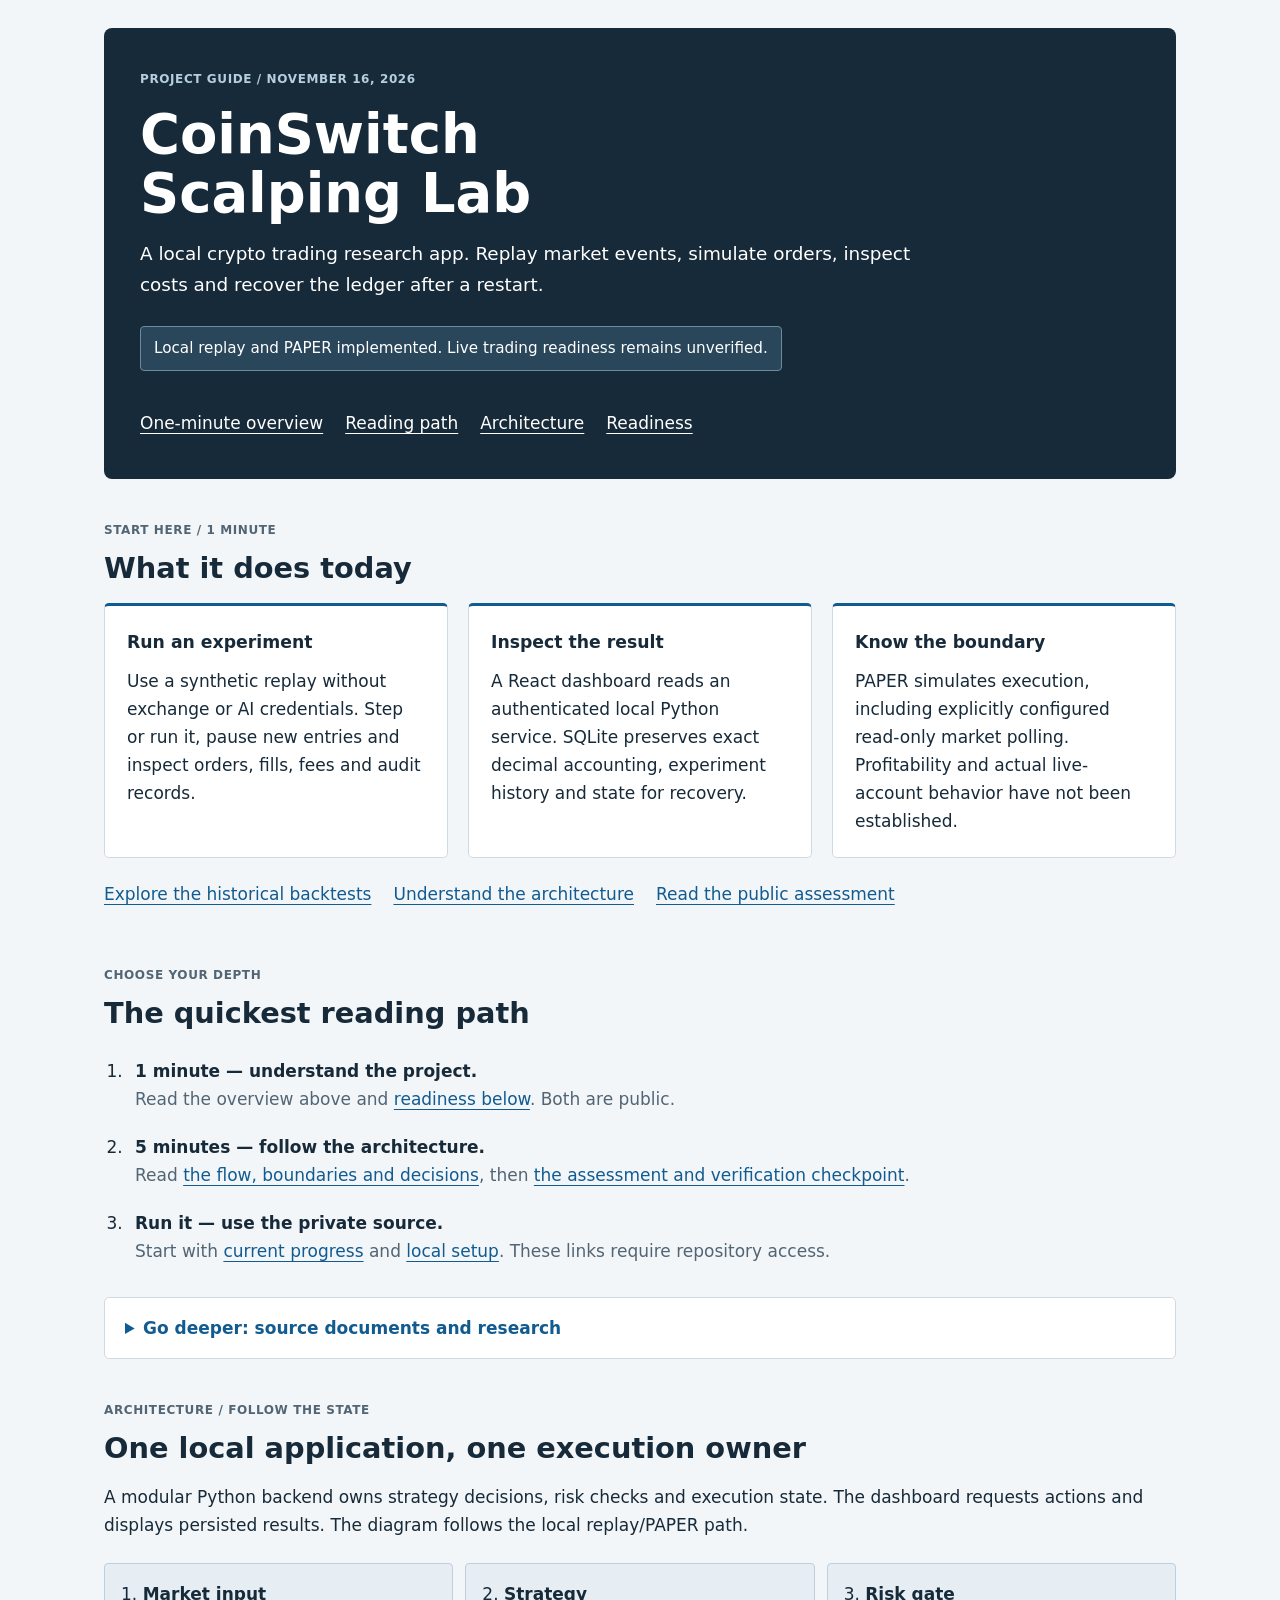
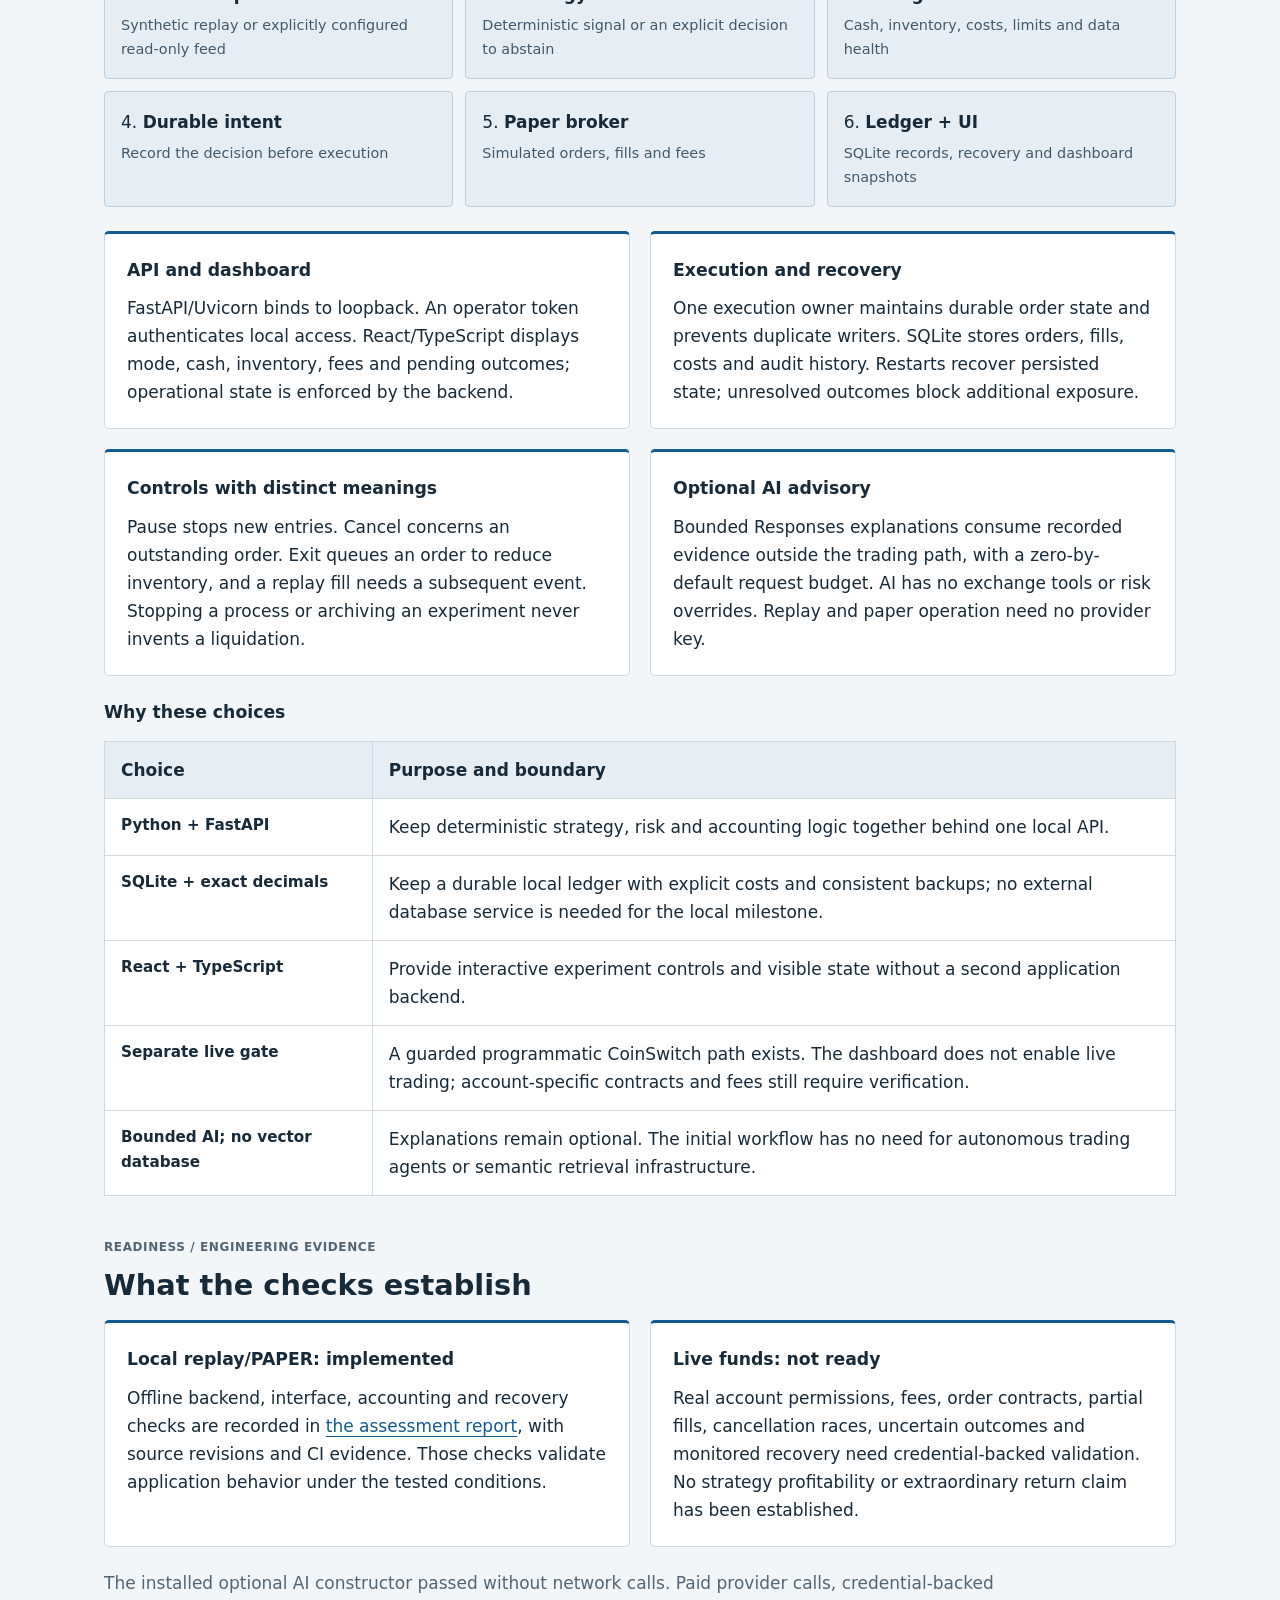
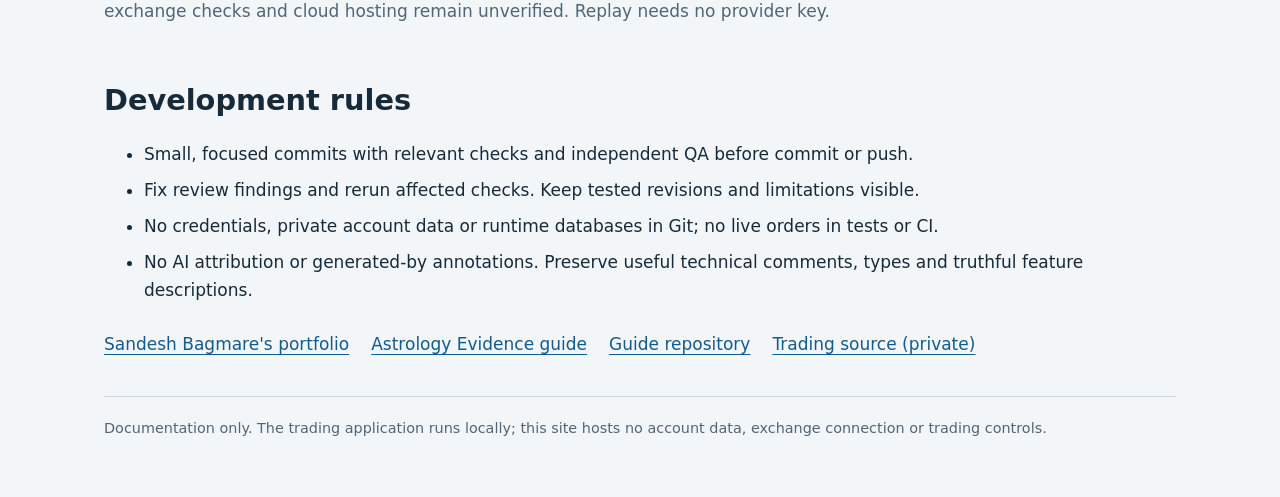
<file: index.html>
<!doctype html>
<html lang="en">
<head>
  <meta charset="utf-8">
  <meta name="viewport" content="width=device-width,initial-scale=1">
  <meta name="description" content="A quick reading guide and architecture overview for CoinSwitch Scalping Lab, a local replay and paper trading research application.">
  <title>CoinSwitch Scalping Lab | Project Guide</title>
  <link rel="icon" href="data:,">
  <link rel="stylesheet" href="style.css">
</head>
<body>
<a class="skip" href="#overview">Skip to project overview</a>
<main>
  <header>
    <p class="eyebrow">PROJECT GUIDE / NOVEMBER 16, 2026</p>
    <h1>CoinSwitch<br>Scalping Lab</h1>
    <p class="intro">A local crypto trading research app. Replay market events, simulate orders, inspect costs and recover the ledger after a restart.</p>
    <p class="badge">Local replay and PAPER implemented. Live trading readiness remains unverified.</p>
    <nav aria-label="Sections"><a href="#overview">One-minute overview</a><a href="#reading">Reading path</a><a href="#design">Architecture</a><a href="#assessment">Readiness</a></nav>
  </header>

  <section id="overview">
    <p class="eyebrow">START HERE / 1 MINUTE</p>
    <h2>What it does today</h2>
    <div class="grid">
      <article><h3>Run an experiment</h3><p>Use a synthetic replay without exchange or AI credentials. Step or run it, pause new entries and inspect orders, fills, fees and audit records.</p></article>
      <article><h3>Inspect the result</h3><p>A React dashboard reads an authenticated local Python service. SQLite preserves exact decimal accounting, experiment history and state for recovery.</p></article>
      <article><h3>Know the boundary</h3><p>PAPER simulates execution, including explicitly configured read-only market polling. Profitability and actual live-account behavior have not been established.</p></article>
    </div>
    <p class="links"><a href="backtests.html">Explore the historical backtests</a><a href="#design">Understand the architecture</a><a href="REPORT.md">Read the public assessment</a></p>
  </section>

  <section id="reading">
    <p class="eyebrow">CHOOSE YOUR DEPTH</p>
    <h2>The quickest reading path</h2>
    <ol class="reading">
      <li><strong>1 minute &mdash; understand the project.</strong><span>Read the overview above and <a href="#assessment">readiness below</a>. Both are public.</span></li>
      <li><strong>5 minutes &mdash; follow the architecture.</strong><span>Read <a href="#design">the flow, boundaries and decisions</a>, then <a href="REPORT.md">the assessment and verification checkpoint</a>.</span></li>
      <li><strong>Run it &mdash; use the private source.</strong><span>Start with <a href="https://github.com/sandeshbagmare/coinswitch-scalping-lab/blob/feat/local-trading-platform/context/12-progress.md">current progress</a> and <a href="https://github.com/sandeshbagmare/coinswitch-scalping-lab/blob/feat/local-trading-platform/docs/LOCAL-SETUP.md">local setup</a>. These links require repository access.</span></li>
    </ol>
    <details>
      <summary>Go deeper: source documents and research</summary>
      <p>Application links point to <code>feat/local-trading-platform</code>, the implementation branch; it has not merged into <code>main</code>. The full source and research repository remains private.</p>
      <ul>
        <li><a href="https://github.com/sandeshbagmare/coinswitch-scalping-lab/blob/feat/local-trading-platform/context/01-product.md">Product scope</a> &mdash; goals and first milestone.</li>
        <li><a href="https://github.com/sandeshbagmare/coinswitch-scalping-lab/blob/feat/local-trading-platform/context/02-architecture.md">Architecture decision record</a> &mdash; design intent and future boundaries; consult current progress for what is built.</li>
        <li><a href="https://github.com/sandeshbagmare/coinswitch-scalping-lab/blob/feat/local-trading-platform/context/04-risk-policy.md">Risk policy</a> &mdash; sizing, exposure and loss limits.</li>
        <li><a href="https://github.com/sandeshbagmare/coinswitch-scalping-lab/blob/feat/local-trading-platform/docs/plans/01-local-first-roadmap.md">Local-first roadmap</a> &mdash; staged delivery and validation.</li>
        <li><a href="https://github.com/sandeshbagmare/coinswitch-scalping-lab/blob/main/research/README.md">Research atlas</a> &mdash; specialist evidence for specific questions.</li>
      </ul>
    </details>
  </section>

  <section id="design">
    <p class="eyebrow">ARCHITECTURE / FOLLOW THE STATE</p>
    <h2>One local application, one execution owner</h2>
    <p>A modular Python backend owns strategy decisions, risk checks and execution state. The dashboard requests actions and displays persisted results. The diagram follows the local replay/PAPER path.</p>
    <ol class="pipeline" aria-label="Replay and paper execution flow">
      <li><strong>Market input</strong><span>Synthetic replay or explicitly configured read-only feed</span></li>
      <li><strong>Strategy</strong><span>Deterministic signal or an explicit decision to abstain</span></li>
      <li><strong>Risk gate</strong><span>Cash, inventory, costs, limits and data health</span></li>
      <li><strong>Durable intent</strong><span>Record the decision before execution</span></li>
      <li><strong>Paper broker</strong><span>Simulated orders, fills and fees</span></li>
      <li><strong>Ledger + UI</strong><span>SQLite records, recovery and dashboard snapshots</span></li>
    </ol>
    <div class="grid two">
      <article><h3>API and dashboard</h3><p>FastAPI/Uvicorn binds to loopback. An operator token authenticates local access. React/TypeScript displays mode, cash, inventory, fees and pending outcomes; operational state is enforced by the backend.</p></article>
      <article><h3>Execution and recovery</h3><p>One execution owner maintains durable order state and prevents duplicate writers. SQLite stores orders, fills, costs and audit history. Restarts recover persisted state; unresolved outcomes block additional exposure.</p></article>
      <article><h3>Controls with distinct meanings</h3><p>Pause stops new entries. Cancel concerns an outstanding order. Exit queues an order to reduce inventory, and a replay fill needs a subsequent event. Stopping a process or archiving an experiment never invents a liquidation.</p></article>
      <article><h3>Optional AI advisory</h3><p>Bounded Responses explanations consume recorded evidence outside the trading path, with a zero-by-default request budget. AI has no exchange tools or risk overrides. Replay and paper operation need no provider key.</p></article>
    </div>
    <h3>Why these choices</h3>
    <div class="table-wrap" role="region" aria-label="Architecture decisions" tabindex="0">
      <table>
        <thead><tr><th scope="col">Choice</th><th scope="col">Purpose and boundary</th></tr></thead>
        <tbody>
          <tr><th scope="row">Python + FastAPI</th><td>Keep deterministic strategy, risk and accounting logic together behind one local API.</td></tr>
          <tr><th scope="row">SQLite + exact decimals</th><td>Keep a durable local ledger with explicit costs and consistent backups; no external database service is needed for the local milestone.</td></tr>
          <tr><th scope="row">React + TypeScript</th><td>Provide interactive experiment controls and visible state without a second application backend.</td></tr>
          <tr><th scope="row">Separate live gate</th><td>A guarded programmatic CoinSwitch path exists. The dashboard does not enable live trading; account-specific contracts and fees still require verification.</td></tr>
          <tr><th scope="row">Bounded AI; no vector database</th><td>Explanations remain optional. The initial workflow has no need for autonomous trading agents or semantic retrieval infrastructure.</td></tr>
        </tbody>
      </table>
    </div>
  </section>

  <section id="assessment">
    <p class="eyebrow">READINESS / ENGINEERING EVIDENCE</p>
    <h2>What the checks establish</h2>
    <div class="grid two">
      <article><h3>Local replay/PAPER: implemented</h3><p>Offline backend, interface, accounting and recovery checks are recorded in <a href="REPORT.md">the assessment report</a>, with source revisions and CI evidence. Those checks validate application behavior under the tested conditions.</p></article>
      <article><h3>Live funds: not ready</h3><p>Real account permissions, fees, order contracts, partial fills, cancellation races, uncertain outcomes and monitored recovery need credential-backed validation. No strategy profitability or extraordinary return claim has been established.</p></article>
    </div>
    <p class="note">The installed optional AI constructor passed without network calls. Paid provider calls, credential-backed exchange checks and cloud hosting remain unverified. Replay needs no provider key.</p>
  </section>

  <section id="workflow">
    <h2>Development rules</h2>
    <ul><li>Small, focused commits with relevant checks and independent QA before commit or push.</li><li>Fix review findings and rerun affected checks. Keep tested revisions and limitations visible.</li><li>No credentials, private account data or runtime databases in Git; no live orders in tests or CI.</li><li>No AI attribution or generated-by annotations. Preserve useful technical comments, types and truthful feature descriptions.</li></ul>
    <p class="links"><a href="https://sandeshbagmare.github.io/portfolio-engineering/">Sandesh Bagmare's portfolio</a><a href="https://sandeshbagmare.github.io/astrology-evidence/">Astrology Evidence guide</a><a href="https://github.com/sandeshbagmare/coinswitch-scalping-guide">Guide repository</a><a href="https://github.com/sandeshbagmare/coinswitch-scalping-lab/tree/feat/local-trading-platform">Trading source (private)</a></p>
  </section>
  <footer>Documentation only. The trading application runs locally; this site hosts no account data, exchange connection or trading controls.</footer>
</main>
</body>
</html>
</file>
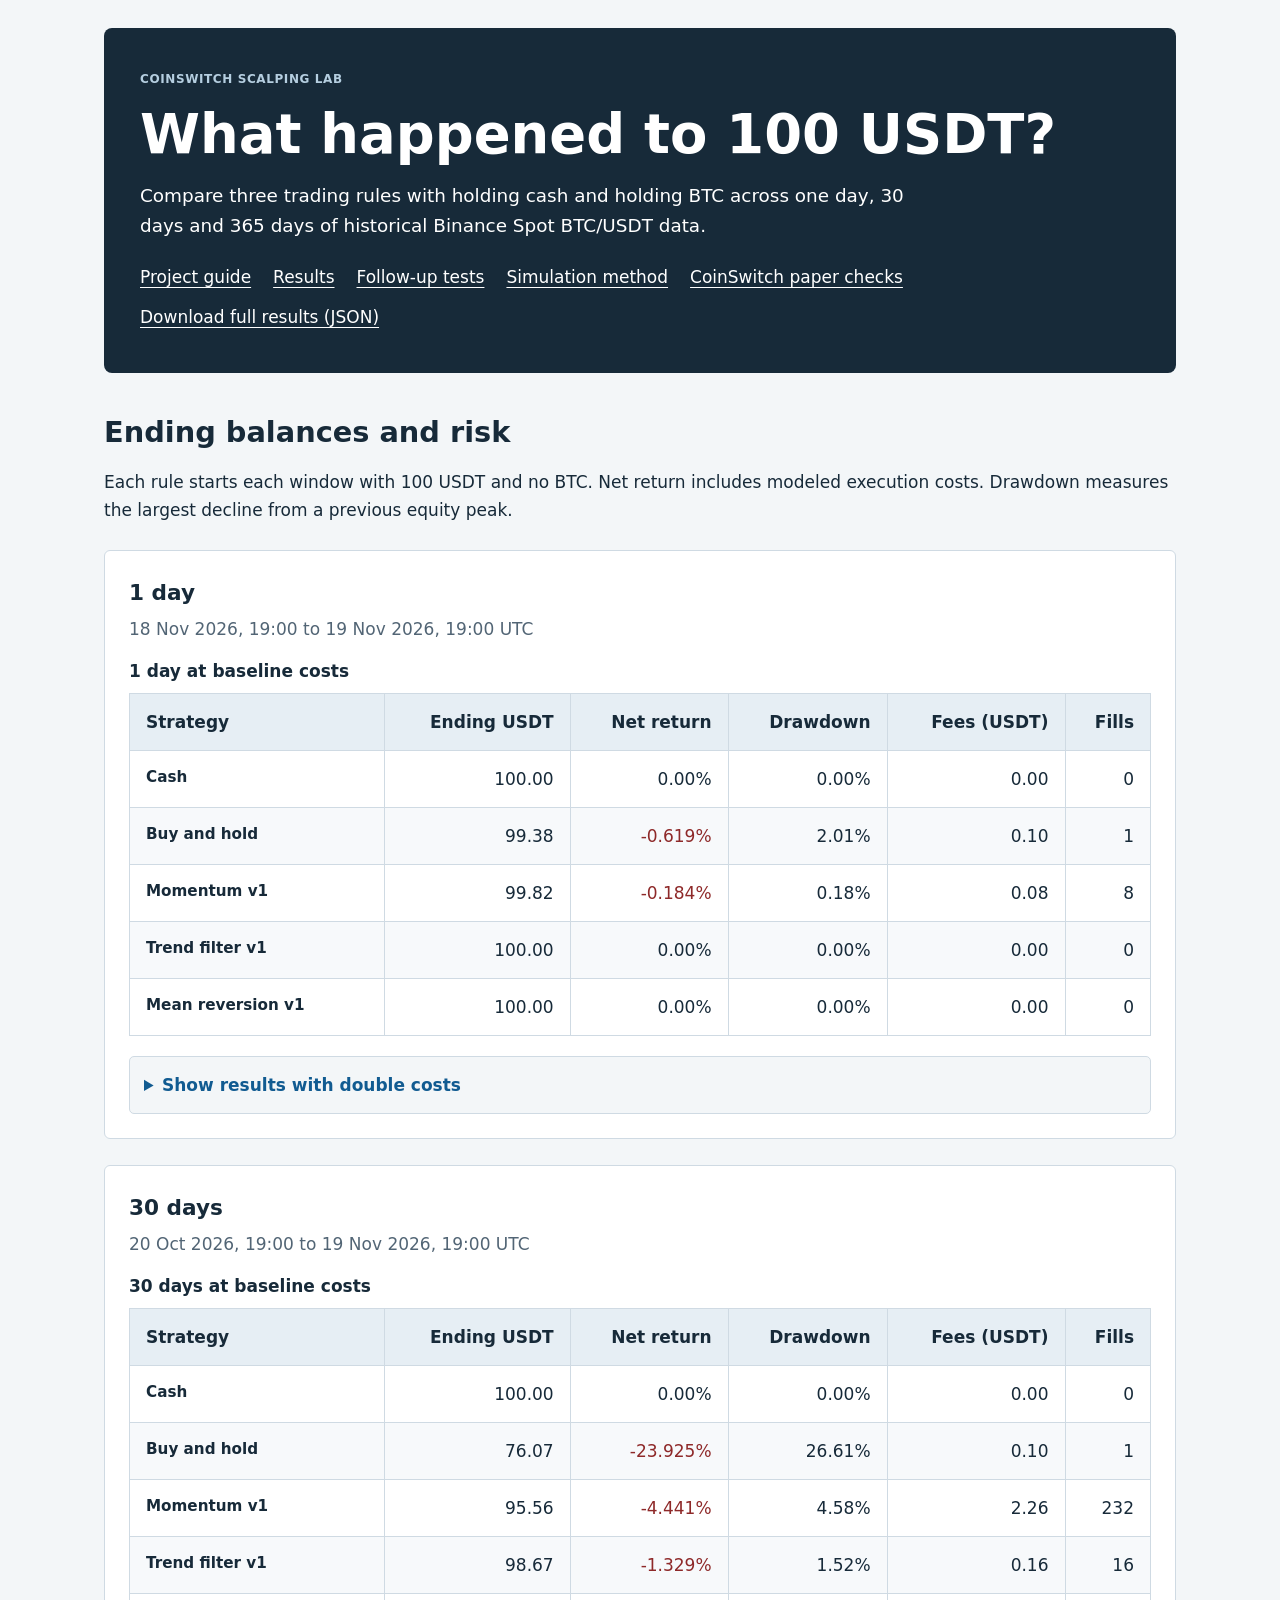
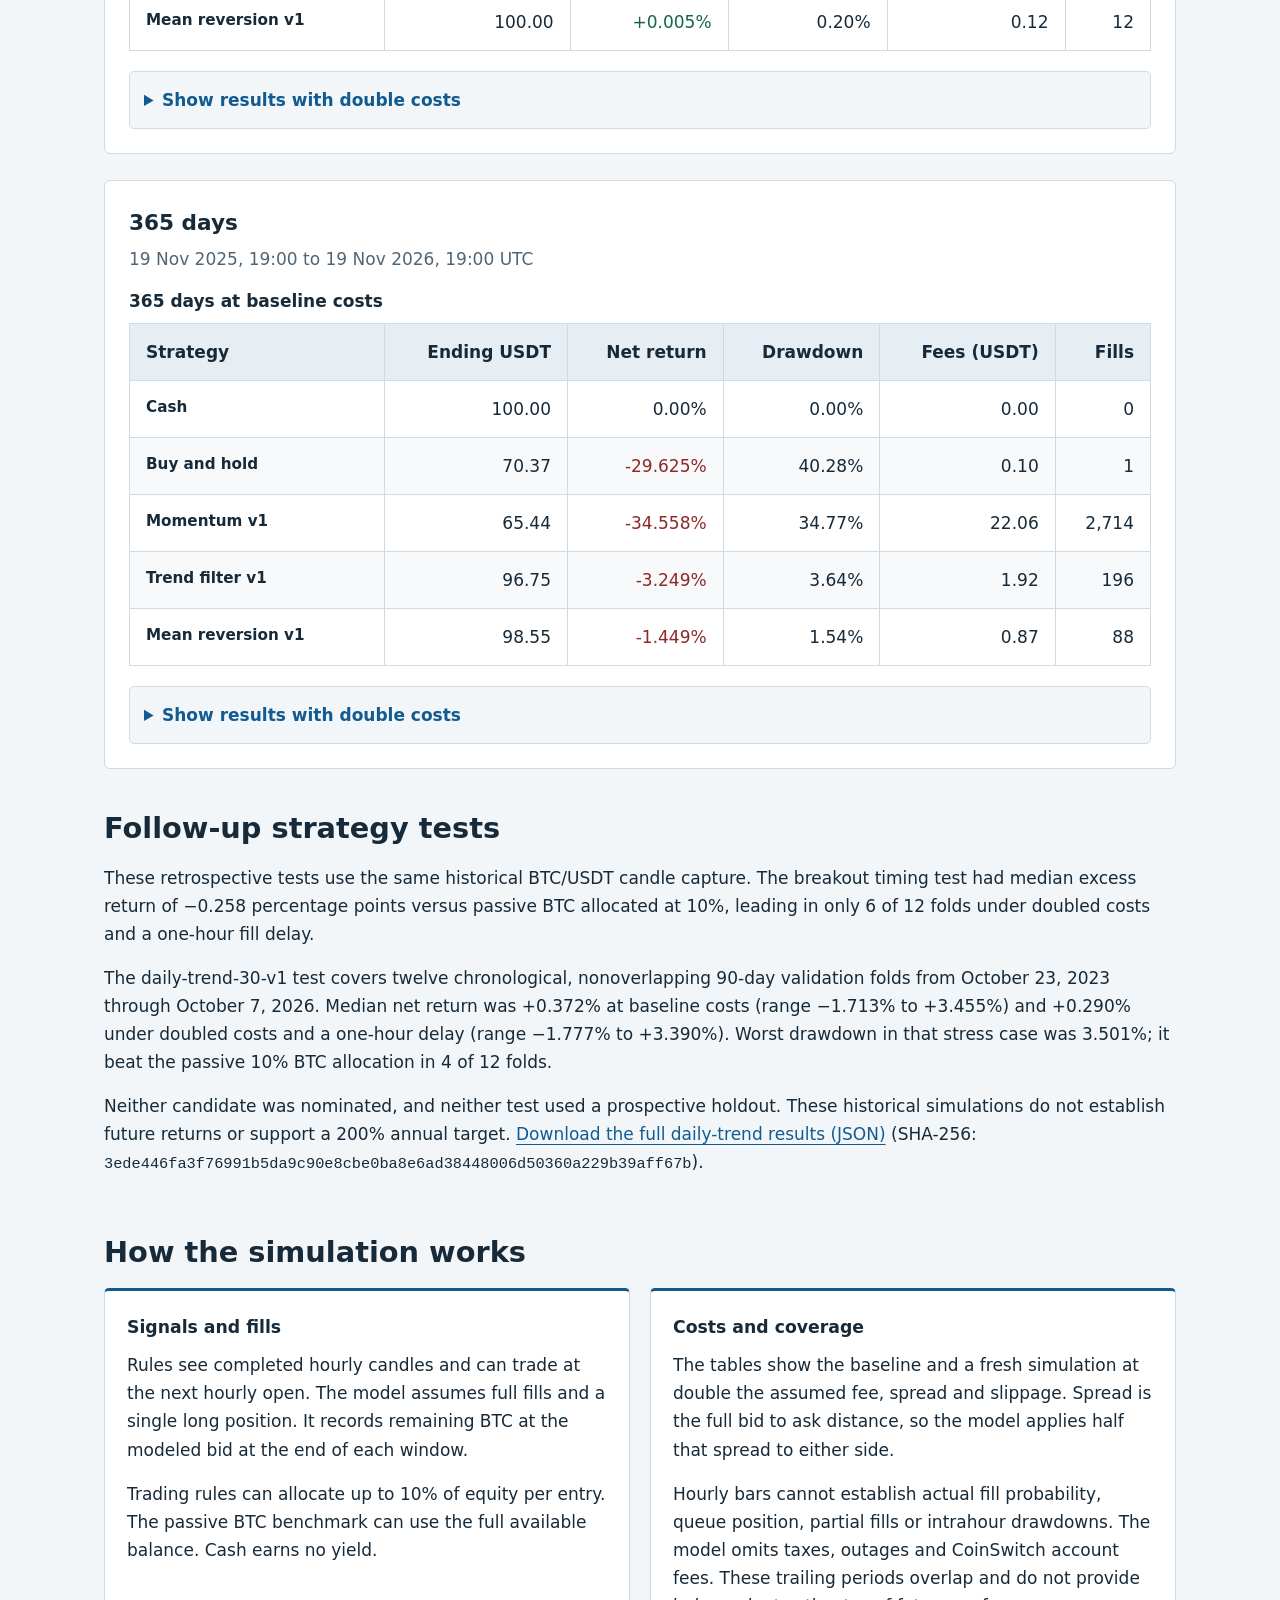
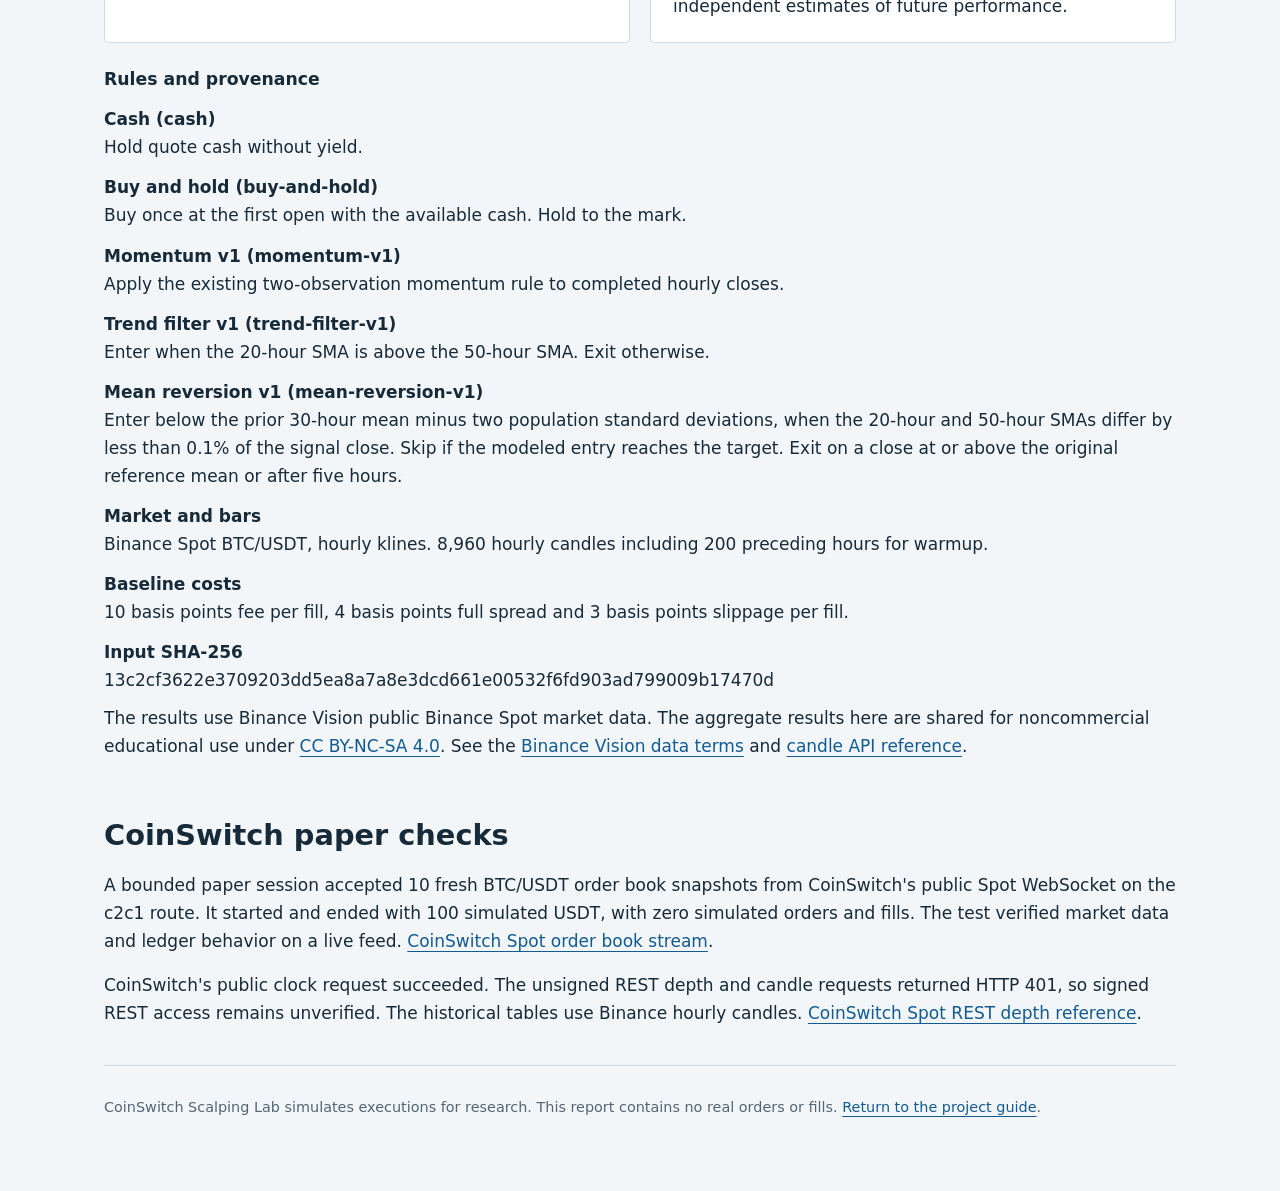
<file: backtests.html>
<!doctype html>
<html lang="en">
<head>
  <meta charset="utf-8">
  <meta name="viewport" content="width=device-width,initial-scale=1">
  <meta name="description" content="Historical simulations comparing what 100 USDT would have become over one day, 30 days and 365 days using Binance Spot BTC/USDT data.">
  <title>100 USDT Historical Backtests | CoinSwitch Scalping Lab</title>
  <link rel="icon" href="data:,">
  <link rel="stylesheet" href="style.css">
  <script src="backtests.js" defer></script>
</head>
<body>
<a class="skip" href="#results">Skip to backtest results</a>
<main class="backtests">
  <header>
    <p class="eyebrow">COINSWITCH SCALPING LAB</p>
    <h1>What happened to 100 USDT?</h1>
    <p class="intro">Compare three trading rules with holding cash and holding BTC across one day, 30 days and 365 days of historical Binance Spot BTC/USDT data.</p>
    <nav aria-label="Backtest report">
      <a href="index.html">Project guide</a>
      <a href="#results">Results</a>
      <a href="#follow-up">Follow-up tests</a>
      <a href="#methods">Simulation method</a>
      <a href="#paper">CoinSwitch paper checks</a>
      <a href="backtest-results.json" download>Download full results (JSON)</a>
    </nav>
  </header>

  <section id="results" tabindex="-1">
    <h2>Ending balances and risk</h2>
    <p>Each rule starts each window with 100 USDT and no BTC. Net return includes modeled execution costs. Drawdown measures the largest decline from a previous equity peak.</p>
    <p id="results-status" role="status"></p>
    <noscript><p>Download the results JSON to read the figures without JavaScript.</p></noscript>
    <div id="periods"></div>
  </section>

  <section id="follow-up">
    <h2>Follow-up strategy tests</h2>
    <p>These retrospective tests use the same historical BTC/USDT candle capture. The breakout timing test had median excess return of −0.258 percentage points versus passive BTC allocated at 10%, leading in only 6 of 12 folds under doubled costs and a one-hour fill delay.</p>
    <p>The daily-trend-30-v1 test covers twelve chronological, nonoverlapping 90-day validation folds from October 23, 2023 through October 7, 2026. Median net return was +0.372% at baseline costs (range −1.713% to +3.455%) and +0.290% under doubled costs and a one-hour delay (range −1.777% to +3.390%). Worst drawdown in that stress case was 3.501%; it beat the passive 10% BTC allocation in 4 of 12 folds.</p>
    <p>Neither candidate was nominated, and neither test used a prospective holdout. These historical simulations do not establish future returns or support a 200% annual target. <a href="daily-trend-results.json" download>Download the full daily-trend results (JSON)</a> (SHA-256: <code>3ede446fa3f76991b5da9c90e8cbe0ba8e6ad38448006d50360a229b39aff67b</code>).</p>
  </section>

  <section id="methods">
    <h2>How the simulation works</h2>
    <div class="grid two">
      <article>
        <h3>Signals and fills</h3>
        <p>Rules see completed hourly candles and can trade at the next hourly open. The model assumes full fills and a single long position. It records remaining BTC at the modeled bid at the end of each window.</p>
        <p>Trading rules can allocate up to 10% of equity per entry. The passive BTC benchmark can use the full available balance. Cash earns no yield.</p>
      </article>
      <article>
        <h3>Costs and coverage</h3>
        <p>The tables show the baseline and a fresh simulation at double the assumed fee, spread and slippage. Spread is the full bid to ask distance, so the model applies half that spread to either side.</p>
        <p>Hourly bars cannot establish actual fill probability, queue position, partial fills or intrahour drawdowns. The model omits taxes, outages and CoinSwitch account fees. These trailing periods overlap and do not provide independent estimates of future performance.</p>
      </article>
    </div>
    <h3>Rules and provenance</h3>
    <dl id="rules"></dl>
    <dl id="provenance"></dl>
    <p>The results use Binance Vision public Binance Spot market data. The aggregate results here are shared for noncommercial educational use under <a href="https://creativecommons.org/licenses/by-nc-sa/4.0/">CC BY-NC-SA 4.0</a>. See the <a href="https://github.com/binance/binance-public-data/blob/master/TERMS_AND_CONDITIONS.md">Binance Vision data terms</a> and <a href="https://developers.binance.com/en/docs/catalog/core-trading-spot-trading/api/rest-api/market">candle API reference</a>.</p>
  </section>

  <section id="paper">
    <h2>CoinSwitch paper checks</h2>
    <p>A bounded paper session accepted 10 fresh BTC/USDT order book snapshots from CoinSwitch's public Spot WebSocket on the c2c1 route. It started and ended with 100 simulated USDT, with zero simulated orders and fills. The test verified market data and ledger behavior on a live feed. <a href="https://api-trading.coinswitch.co/spot/websockets/order-book">CoinSwitch Spot order book stream</a>.</p>
    <p>CoinSwitch's public clock request succeeded. The unsigned REST depth and candle requests returned HTTP 401, so signed REST access remains unverified. The historical tables use Binance hourly candles. <a href="https://api-trading.coinswitch.co/spot/reference/depth">CoinSwitch Spot REST depth reference</a>.</p>
  </section>

  <footer>
    <p>CoinSwitch Scalping Lab simulates executions for research. This report contains no real orders or fills. <a href="index.html">Return to the project guide</a>.</p>
  </footer>
</main>
</body>
</html>
</file>
<file: style.css>
:root{color-scheme:light;--ink:#172a39;--muted:#526575;--blue:#115b91;--line:#cfdae3}
*{box-sizing:border-box}
html{scroll-behavior:smooth}
body{margin:0;background:#f3f6f8;color:var(--ink);font:17px/1.65 system-ui,sans-serif}
main{max-width:1120px;margin:auto;padding:28px 24px 56px}
header{background:var(--ink);color:#fff;padding:42px 36px;border-radius:8px}
.eyebrow{font-size:.75rem;color:var(--muted);font-weight:700;letter-spacing:.05em;margin:0 0 10px}
header .eyebrow{color:#b5cee0}
h1{font-size:3.4rem;line-height:1.08;margin:16px 0}
h2{font-size:1.8rem;line-height:1.2;margin:0 0 18px}
h3{font-size:1.08rem;margin:22px 0 5px}
p{margin:10px 0 16px}
.intro{font-size:1.15rem;max-width:66ch}
.badge{display:inline-block;padding:9px 13px;background:#29465b;border:1px solid #6d8a9e;border-radius:4px;font-size:.95rem}
nav,.links{display:flex;flex-wrap:wrap;gap:12px 22px}
nav{margin-top:22px}
nav a{color:#fff}
a{color:var(--blue);text-underline-offset:4px}
a:focus-visible,summary:focus-visible,.table-wrap:focus-visible{outline:3px solid #a65700;outline-offset:4px}
.skip{position:absolute;top:0;left:24px;background:#fff;padding:10px;transform:translateY(-120%);z-index:1}
.skip:focus{transform:translateY(0)}
section{padding-top:42px;scroll-margin-top:20px}
.grid{display:grid;grid-template-columns:repeat(3,minmax(0,1fr));gap:20px}
.grid.two{grid-template-columns:repeat(2,minmax(0,1fr))}
article{min-width:0;padding:22px;background:#fff;border:1px solid var(--line);border-top:3px solid var(--blue);border-radius:5px}
article h3{margin-top:0}
article p:last-child{margin-bottom:0}
.links{margin-top:22px}
.reading{padding-left:24px}
.reading li{padding:8px 0 12px 7px}
.reading span{display:block;color:var(--muted)}
details{background:#fff;border:1px solid var(--line);border-radius:5px;padding:16px 20px;margin-top:20px}
summary{cursor:pointer;color:var(--blue);font-weight:650}
li{padding:4px 0}
code{font-size:.9em;overflow-wrap:anywhere}
.pipeline{display:grid;grid-template-columns:repeat(3,minmax(0,1fr));gap:12px;list-style-position:inside;padding:0;margin:24px 0}
.pipeline li{padding:16px;background:#e6eef4;border:1px solid #bdcfdd;border-radius:4px}
.pipeline span{display:block;color:#40596a;font-size:.9rem;margin-top:6px}
.table-wrap{overflow-x:auto;margin-top:14px}
table{width:100%;border-collapse:collapse;background:#fff;text-align:left}
th,td{padding:14px 16px;border:1px solid var(--line);vertical-align:top}
thead{background:#e6eef4}
tbody th{width:25%;font-size:.95rem}
.note{color:var(--muted);max-width:85ch;margin-top:22px}
footer{border-top:1px solid var(--line);margin-top:38px;padding-top:20px;color:var(--muted);font-size:.9rem}
@media(max-width:760px){main{padding:16px 16px 40px}header{padding:28px 22px}.grid,.grid.two{grid-template-columns:1fr}.pipeline{grid-template-columns:repeat(2,minmax(0,1fr))}h1{font-size:2.6rem}section{padding-top:32px}th,td{padding:11px}}
@media(max-width:400px){.pipeline{grid-template-columns:1fr}}
@media(prefers-reduced-motion:reduce){html{scroll-behavior:auto}}

.backtests .period{margin-top:26px;padding:24px;background:#fff;border:1px solid var(--line);border-radius:6px}
.backtests .period h3{margin:0;font-size:1.35rem}
.backtests .period > p{color:var(--muted);margin:4px 0 12px}
.backtests .period details{padding:14px;background:#f3f6f8}
.backtests table{min-width:650px;font-variant-numeric:tabular-nums}
.backtests caption{text-align:left;font-weight:650;padding:0 0 8px}
.backtests td{text-align:right}
.backtests thead th:not(:first-child){text-align:right}
.backtests tbody tr:nth-child(even){background:#f7f9fb}
.backtests .gain{color:#166546}
.backtests .loss{color:#8e2929}
.backtests dl{margin:0}
.backtests dt{margin-top:12px;font-weight:650}
.backtests dd{margin:0;overflow-wrap:anywhere}
@media(max-width:760px){.backtests .period{padding:16px}}
</file>
